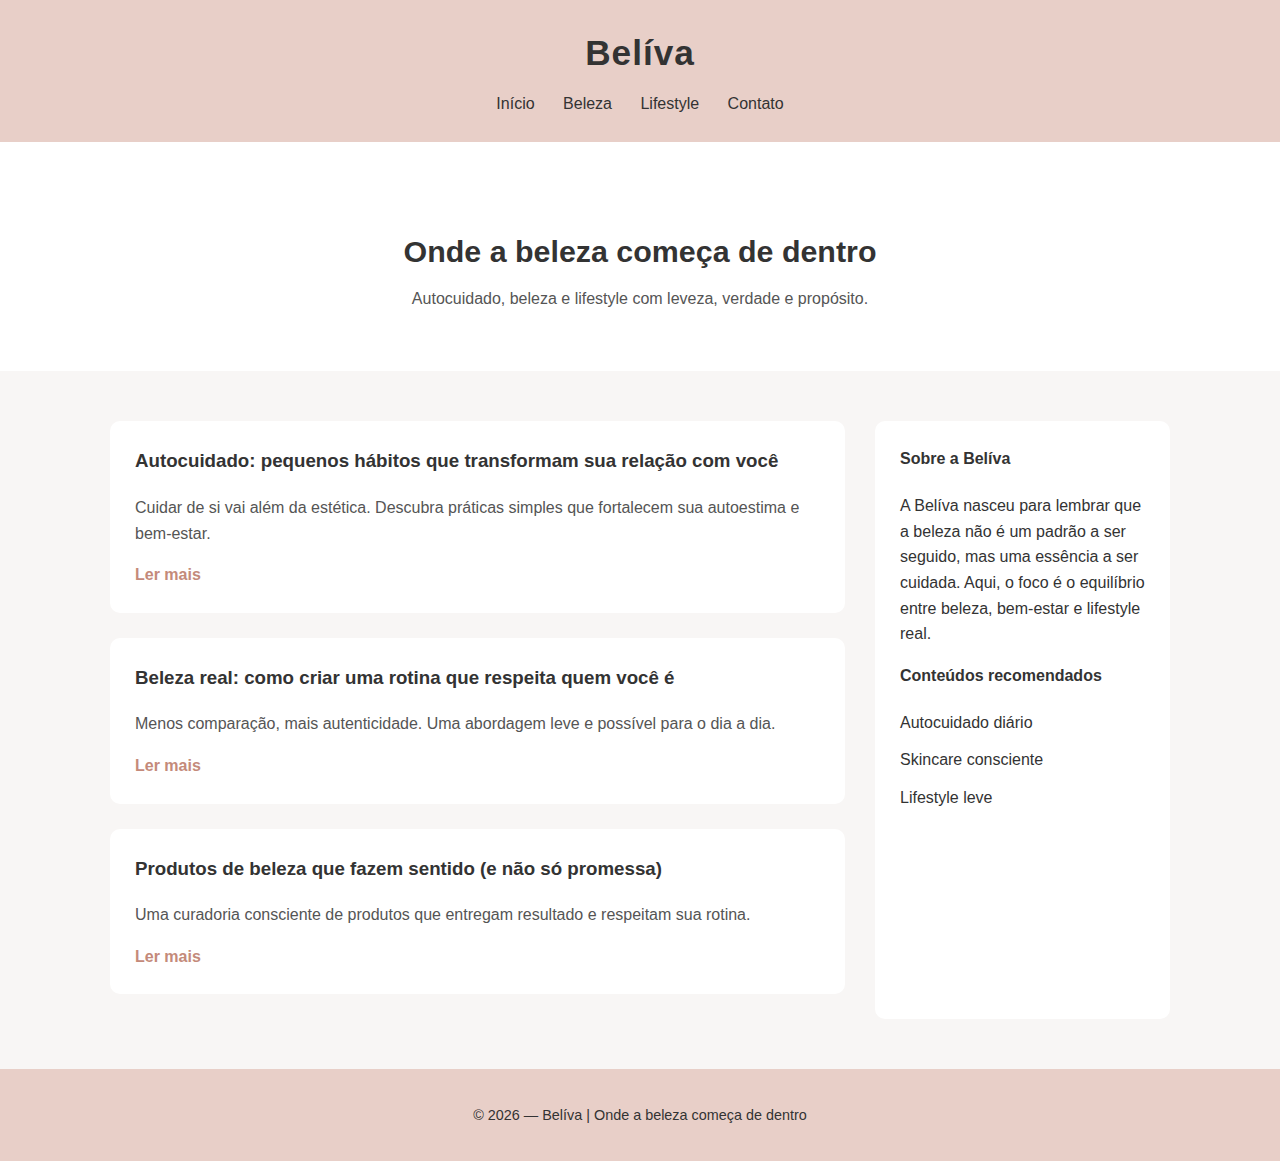
<file: index.html>
<!DOCTYPE html>
<html lang="pt-BR">
<head>
    <meta charset="UTF-8">
    <title>Belíva — onde a beleza começa de dentro</title>
    <meta name="description" content="Belíva é um blog de beleza e lifestyle focado em autocuidado, bem-estar e beleza de dentro para fora.">
    <link rel="stylesheet" href="style.css">
</head>
<body>

<header>
    <h1>Belíva</h1>
    <nav>
        <a href="#">Início</a>
        <a href="#">Beleza</a>
        <a href="#">Lifestyle</a>
        <a href="#">Contato</a>
    </nav>
</header>

<section class="hero">
    <h2>Onde a beleza começa de dentro</h2>
    <p>Autocuidado, beleza e lifestyle com leveza, verdade e propósito.</p>
</section>

<main class="container">

    <section class="posts">
        <article>
            <h3>Autocuidado: pequenos hábitos que transformam sua relação com você</h3>
            <p>Cuidar de si vai além da estética. Descubra práticas simples que fortalecem sua autoestima e bem-estar.</p>
            <a href="#">Ler mais</a>
        </article>

        <article>
            <h3>Beleza real: como criar uma rotina que respeita quem você é</h3>
            <p>Menos comparação, mais autenticidade. Uma abordagem leve e possível para o dia a dia.</p>
            <a href="#">Ler mais</a>
        </article>

        <article>
            <h3>Produtos de beleza que fazem sentido (e não só promessa)</h3>
            <p>Uma curadoria consciente de produtos que entregam resultado e respeitam sua rotina.</p>
            <a href="#">Ler mais</a>
        </article>
    </section>

    <aside class="sidebar">
        <h4>Sobre a Belíva</h4>
        <p>
            A Belíva nasceu para lembrar que a beleza não é um padrão a ser seguido,
            mas uma essência a ser cuidada. Aqui, o foco é o equilíbrio entre beleza,
            bem-estar e lifestyle real.
        </p>

        <h4>Conteúdos recomendados</h4>
        <ul>
            <li><a href="#">Autocuidado diário</a></li>
            <li><a href="#">Skincare consciente</a></li>
            <li><a href="#">Lifestyle leve</a></li>
        </ul>
    </aside>

</main>

<footer>
    <p>© 2026 — Belíva | Onde a beleza começa de dentro</p>
</footer>

</body>
</html>
</file>
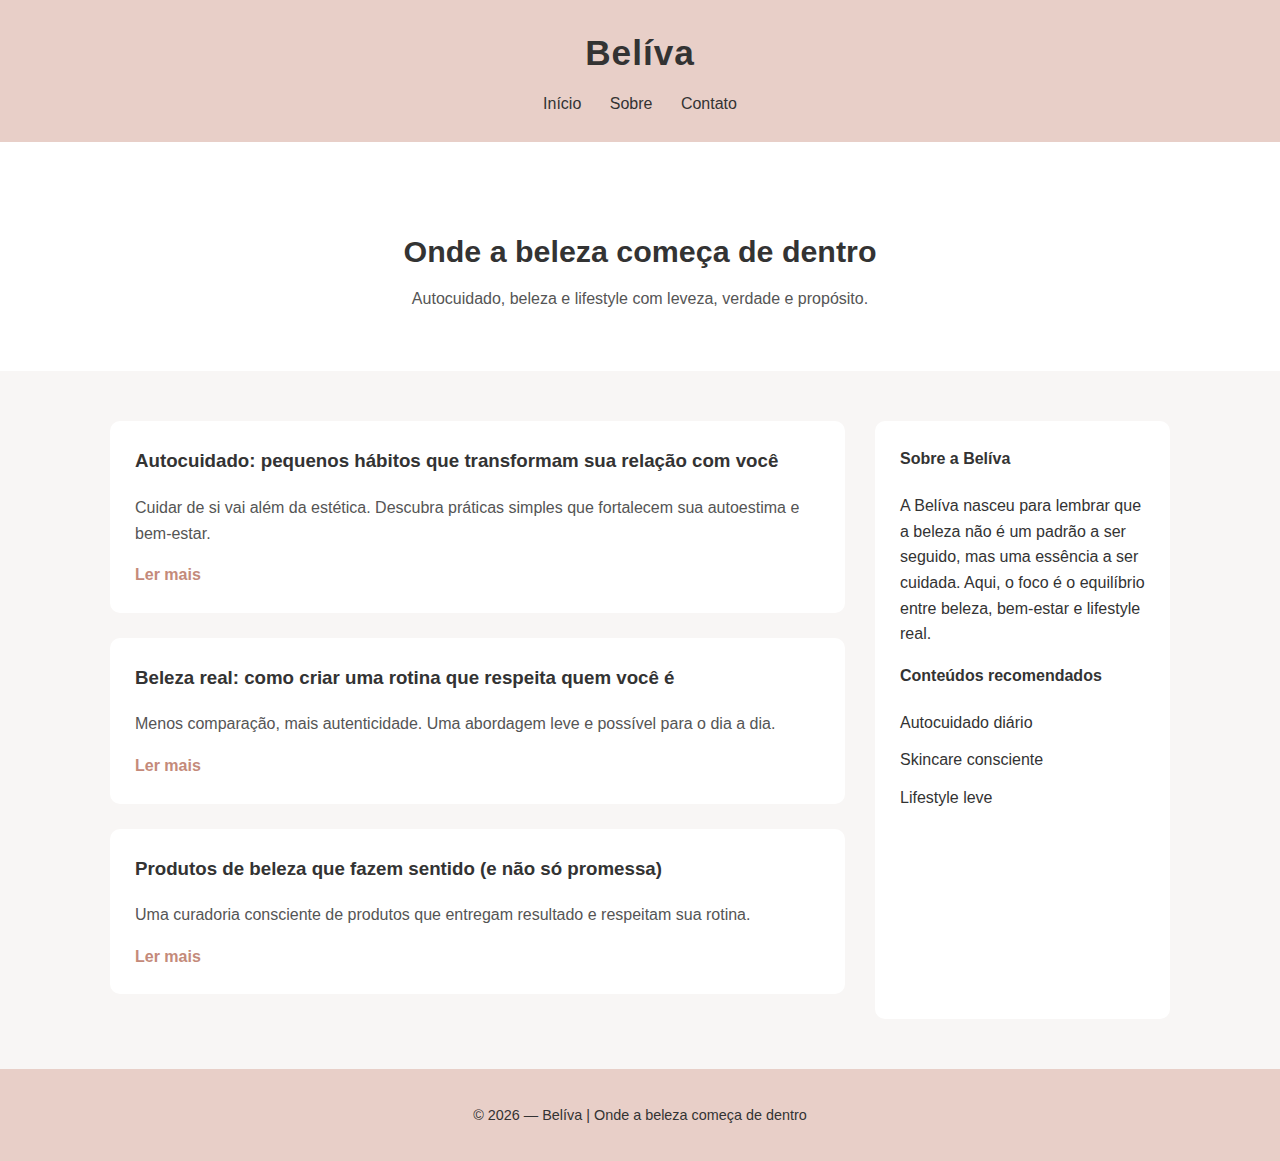
<file: docs/index.html>
<!DOCTYPE html>
<html lang="pt-BR">
<head>
  <meta charset="UTF-8">
  <title>Belíva — onde a beleza começa de dentro</title>
  <meta name="description" content="Belíva é um blog de beleza e lifestyle focado em autocuidado, bem-estar e beleza de dentro para fora.">
  <link rel="stylesheet" href="style.css">
</head>
<body>

<header>
  <h1>Belíva</h1>

  <nav>
    <a href="index.html">Início</a>
    <a href="pages/sobre.html">Sobre</a>
    <a href="pages/contato.html">Contato</a>
  </nav>
  
</header>

<section class="hero">
  <h2>Onde a beleza começa de dentro</h2>
  <p>Autocuidado, beleza e lifestyle com leveza, verdade e propósito.</p>
</section>

<main class="container">

  <section class="posts">
    <article>
      <h3>Autocuidado: pequenos hábitos que transformam sua relação com você</h3>
      <p>Cuidar de si vai além da estética. Descubra práticas simples que fortalecem sua autoestima e bem-estar.</p>
      <a href="#">Ler mais</a>
    </article>

    <article>
      <h3>Beleza real: como criar uma rotina que respeita quem você é</h3>
      <p>Menos comparação, mais autenticidade. Uma abordagem leve e possível para o dia a dia.</p>
      <a href="#">Ler mais</a>
    </article>

    <article>
      <h3>Produtos de beleza que fazem sentido (e não só promessa)</h3>
      <p>Uma curadoria consciente de produtos que entregam resultado e respeitam sua rotina.</p>
      <a href="#">Ler mais</a>
    </article>
  </section>

  <aside class="sidebar">
    <h4>Sobre a Belíva</h4>
    <p>
      A Belíva nasceu para lembrar que a beleza não é um padrão a ser seguido,
      mas uma essência a ser cuidada. Aqui, o foco é o equilíbrio entre beleza,
      bem-estar e lifestyle real.
    </p>

    <h4>Conteúdos recomendados</h4>
    <ul>
      <li><a href="#">Autocuidado diário</a></li>
      <li><a href="#">Skincare consciente</a></li>
      <li><a href="#">Lifestyle leve</a></li>
    </ul>
  </aside>

</main>

<footer>
  <p>© 2026 — Belíva | Onde a beleza começa de dentro</p>
</footer>

</body>
</html>
</file>
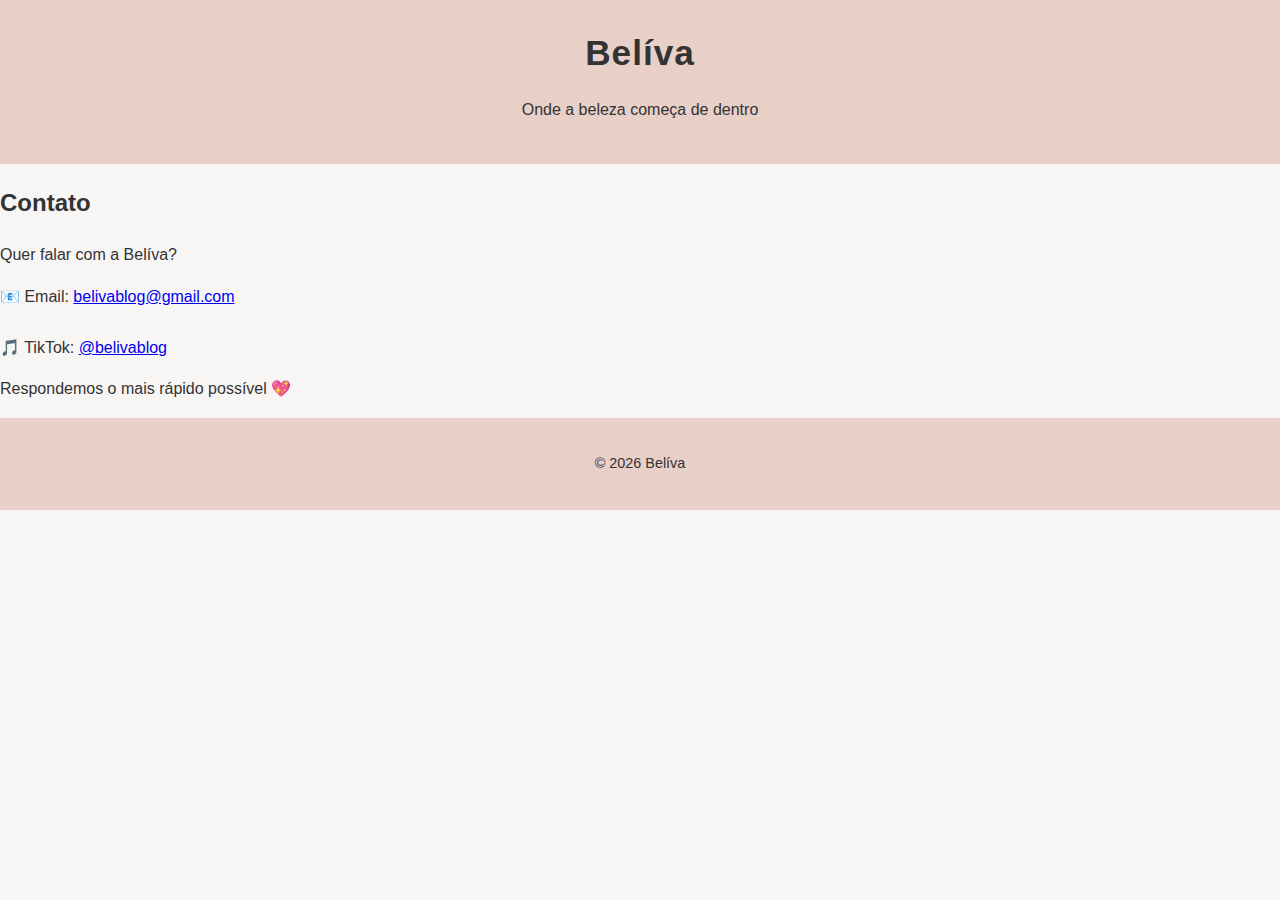
<file: pages/Contato.html>
<!DOCTYPE html>
<html lang="pt-BR">
<head>
  <meta charset="UTF-8">
  <title>Contato | Belíva</title>
  <meta name="description" content="Entre em contato com a equipe Belíva.">
  <link rel="stylesheet" href="../style.css">
</head>
<body>

<header>
  <h1>Belíva</h1>
  <p>Onde a beleza começa de dentro</p>
</header>

<main class="page">
  <h2>Contato</h2>

  <p>Quer falar com a Belíva?</p>

 <p>
  📧 Email:
  <a href="mailto:belivablog@gmail.com">
    belivablog@gmail.com
  </a>
  <br><br>

  🎵 TikTok:
  <a href="https://www.tiktok.com/@belivablog?_r=1&_t=ZS-92nUH00Z8eT" target="_blank">
    @belivablog
  </a>
</p>


  <p>Respondemos o mais rápido possível 💖</p>
</main>

<footer>
  <p>© 2026 Belíva</p>
</footer>

</body>
</html>
</file>
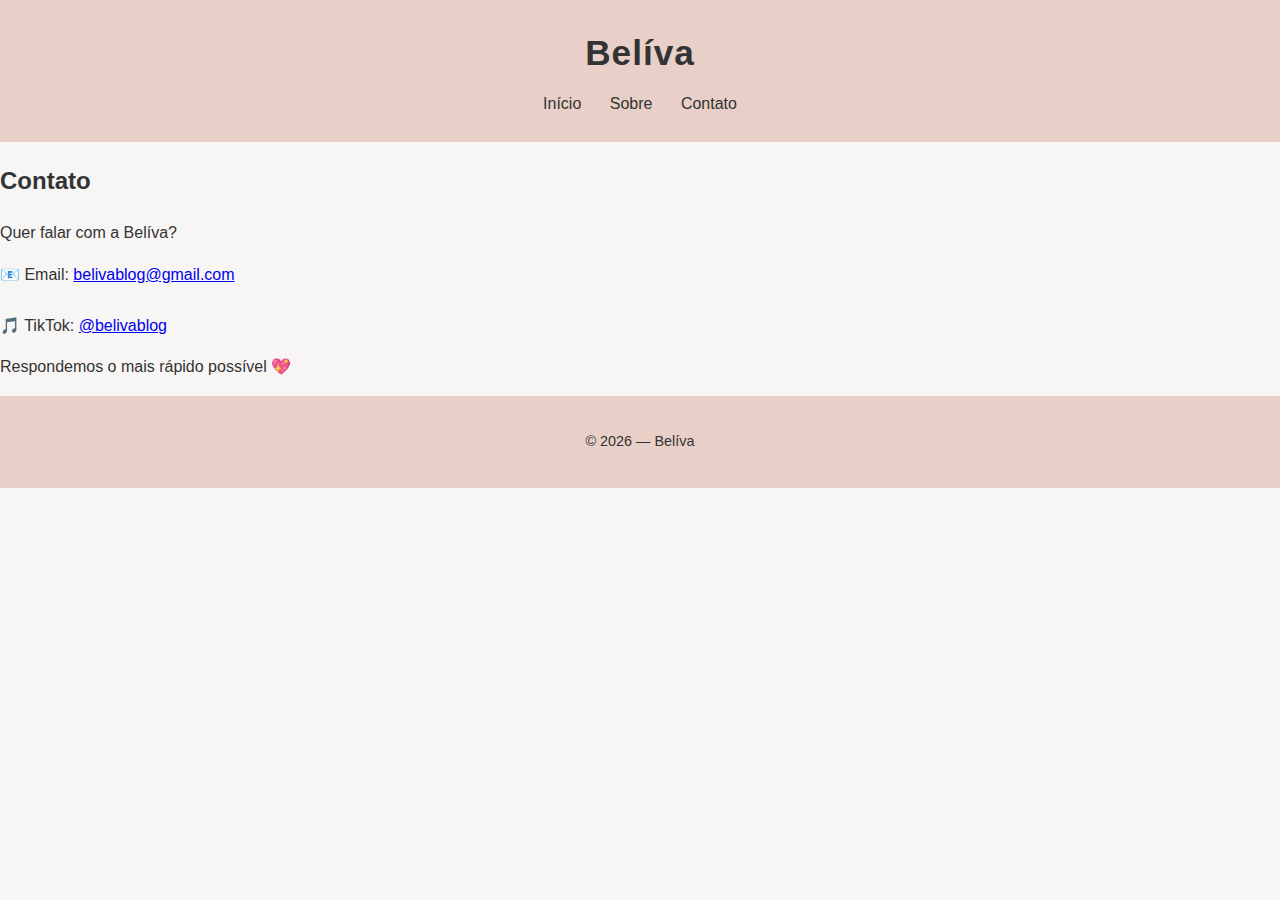
<file: pages/contato.html>
<!DOCTYPE html>
<html lang="pt-BR">
<head>
  <meta charset="UTF-8">
  <title>Contato | Belíva</title>
  <meta name="description" content="Entre em contato com a equipe Belíva.">
  <link rel="stylesheet" href="../style.css">
</head>
<body>

<header>
  <h1>Belíva</h1>

  <nav>
    <a href="../index.html">Início</a>
    <a href="sobre.html">Sobre</a>
    <a href="contato.html">Contato</a>
  </nav>
</header>

<main class="page">
  <h2>Contato</h2>

  <p>Quer falar com a Belíva?</p>

  <p>
    📧 Email:
    <a href="mailto:belivablog@gmail.com">
      belivablog@gmail.com
    </a>
    <br><br>

    🎵 TikTok:
    <a href="https://www.tiktok.com/@belivablog?_r=1&_t=ZS-92nUH00Z8eT" target="_blank">
      @belivablog
    </a>
  </p>

  <p>Respondemos o mais rápido possível 💖</p>
</main>

<footer>
  <p>© 2026 — Belíva</p>
</footer>

</body>
</html>
</file>
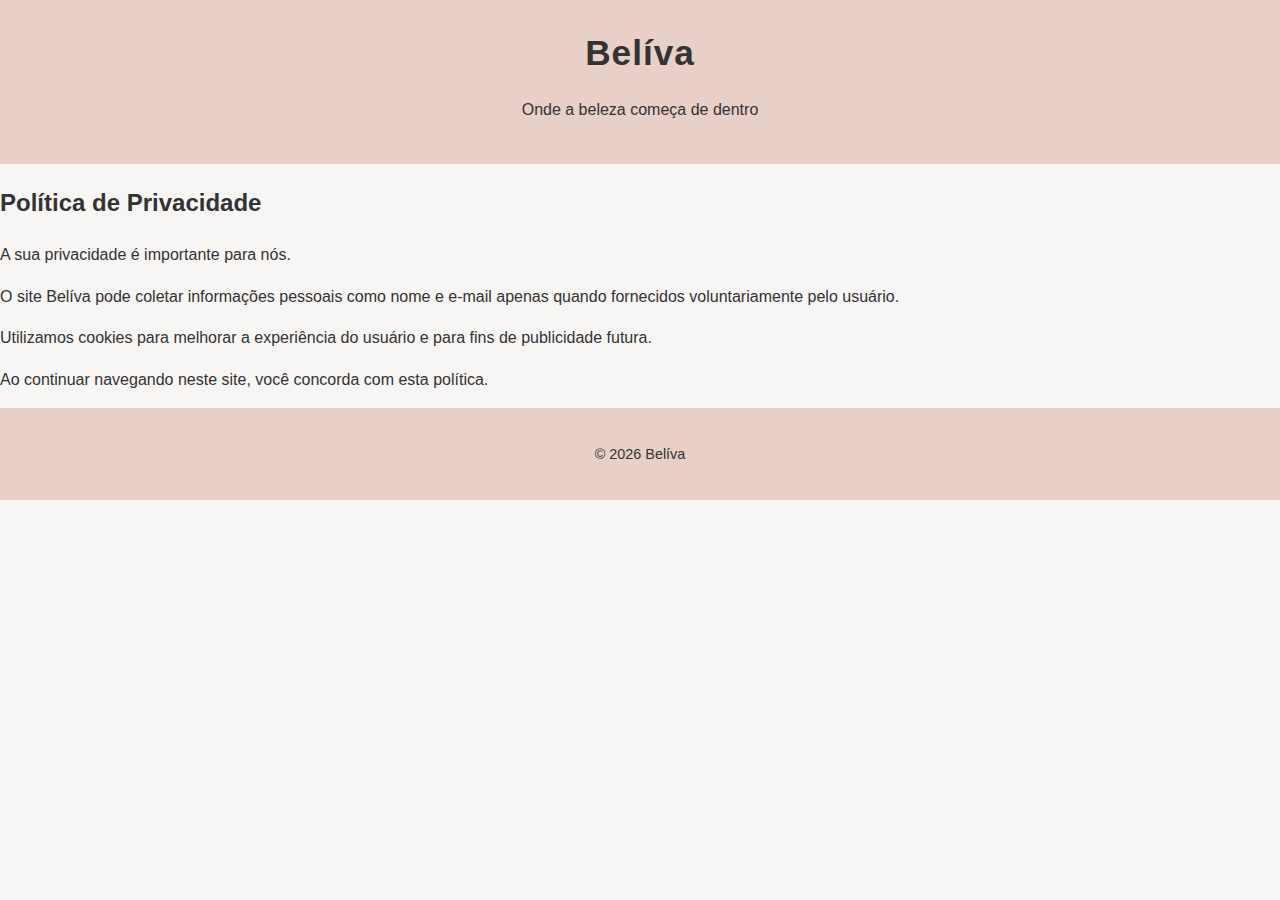
<file: pages/politica.html>
<!DOCTYPE html>
<html lang="pt-BR">
<head>
  <meta charset="UTF-8">
  <title>Política de Privacidade | Belíva</title>
  <meta name="description" content="Política de privacidade do site Belíva.">
  <link rel="stylesheet" href="../style.css">
</head>
<body>

<header>
  <h1>Belíva</h1>
  <p>Onde a beleza começa de dentro</p>
</header>

<main class="page">
  <h2>Política de Privacidade</h2>

  <p>A sua privacidade é importante para nós.</p>

  <p>O site Belíva pode coletar informações pessoais como nome e e-mail apenas quando fornecidos voluntariamente pelo usuário.</p>

  <p>Utilizamos cookies para melhorar a experiência do usuário e para fins de publicidade futura.</p>

  <p>Ao continuar navegando neste site, você concorda com esta política.</p>
</main>

<footer>
  <p>© 2026 Belíva</p>
</footer>

</body>
</html>
</file>
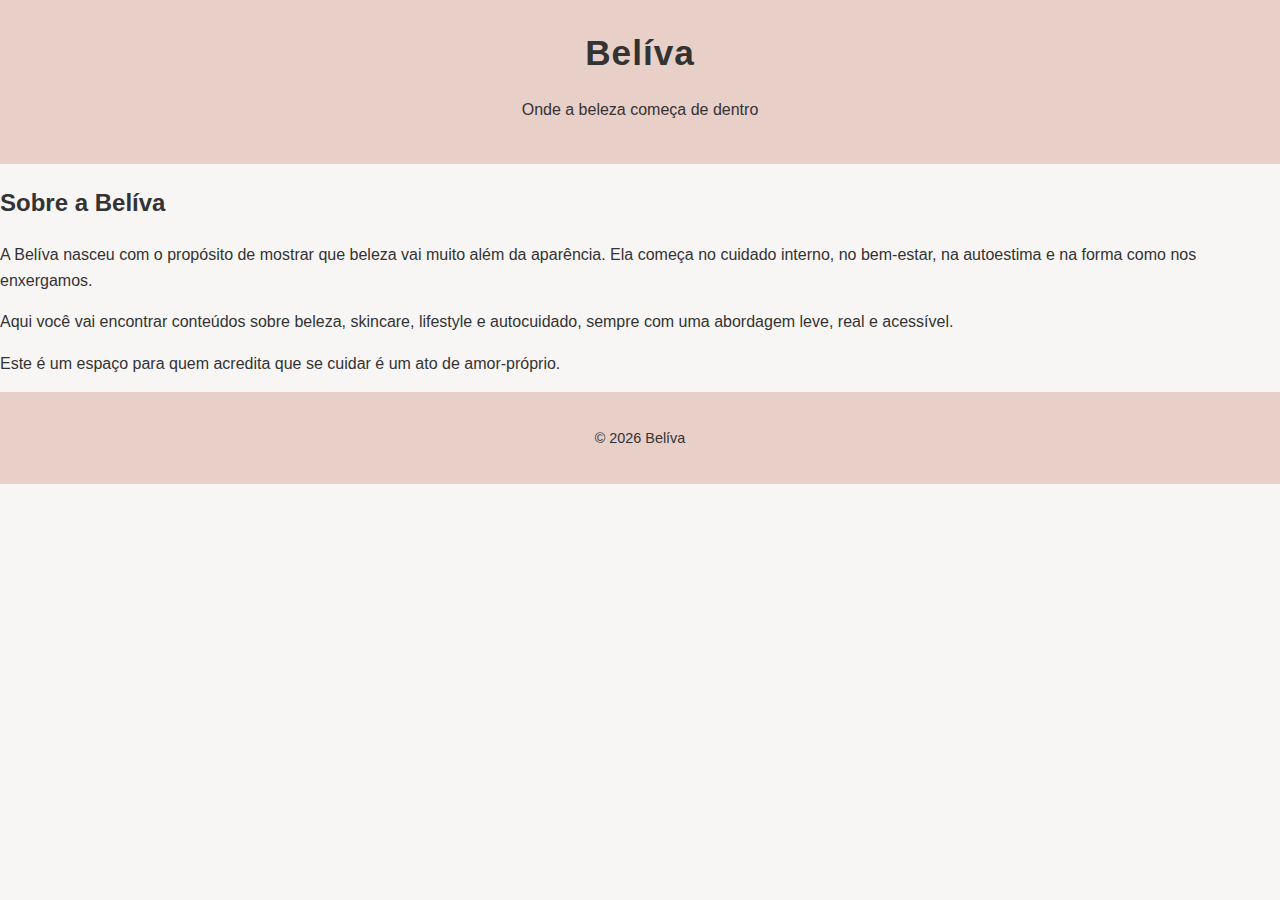
<file: pages/sobre.html>
<!DOCTYPE html>
<html lang="pt-BR">
<head>
  <meta charset="UTF-8">
  <title>Sobre | Belíva</title>
  <meta name="description" content="Conheça o propósito da Belíva — onde a beleza começa de dentro.">
  <link rel="stylesheet" href="../style.css">
</head>
<body>

<header>
  <h1>Belíva</h1>
  <p>Onde a beleza começa de dentro</p>
</header>

<main class="page">
  <h2>Sobre a Belíva</h2>

  <p>A Belíva nasceu com o propósito de mostrar que beleza vai muito além da aparência. Ela começa no cuidado interno, no bem-estar, na autoestima e na forma como nos enxergamos.</p>

  <p>Aqui você vai encontrar conteúdos sobre beleza, skincare, lifestyle e autocuidado, sempre com uma abordagem leve, real e acessível.</p>

  <p>Este é um espaço para quem acredita que se cuidar é um ato de amor-próprio.</p>
</main>

<footer>
  <p>© 2026 Belíva</p>
</footer>

</body>
</html>
</file>
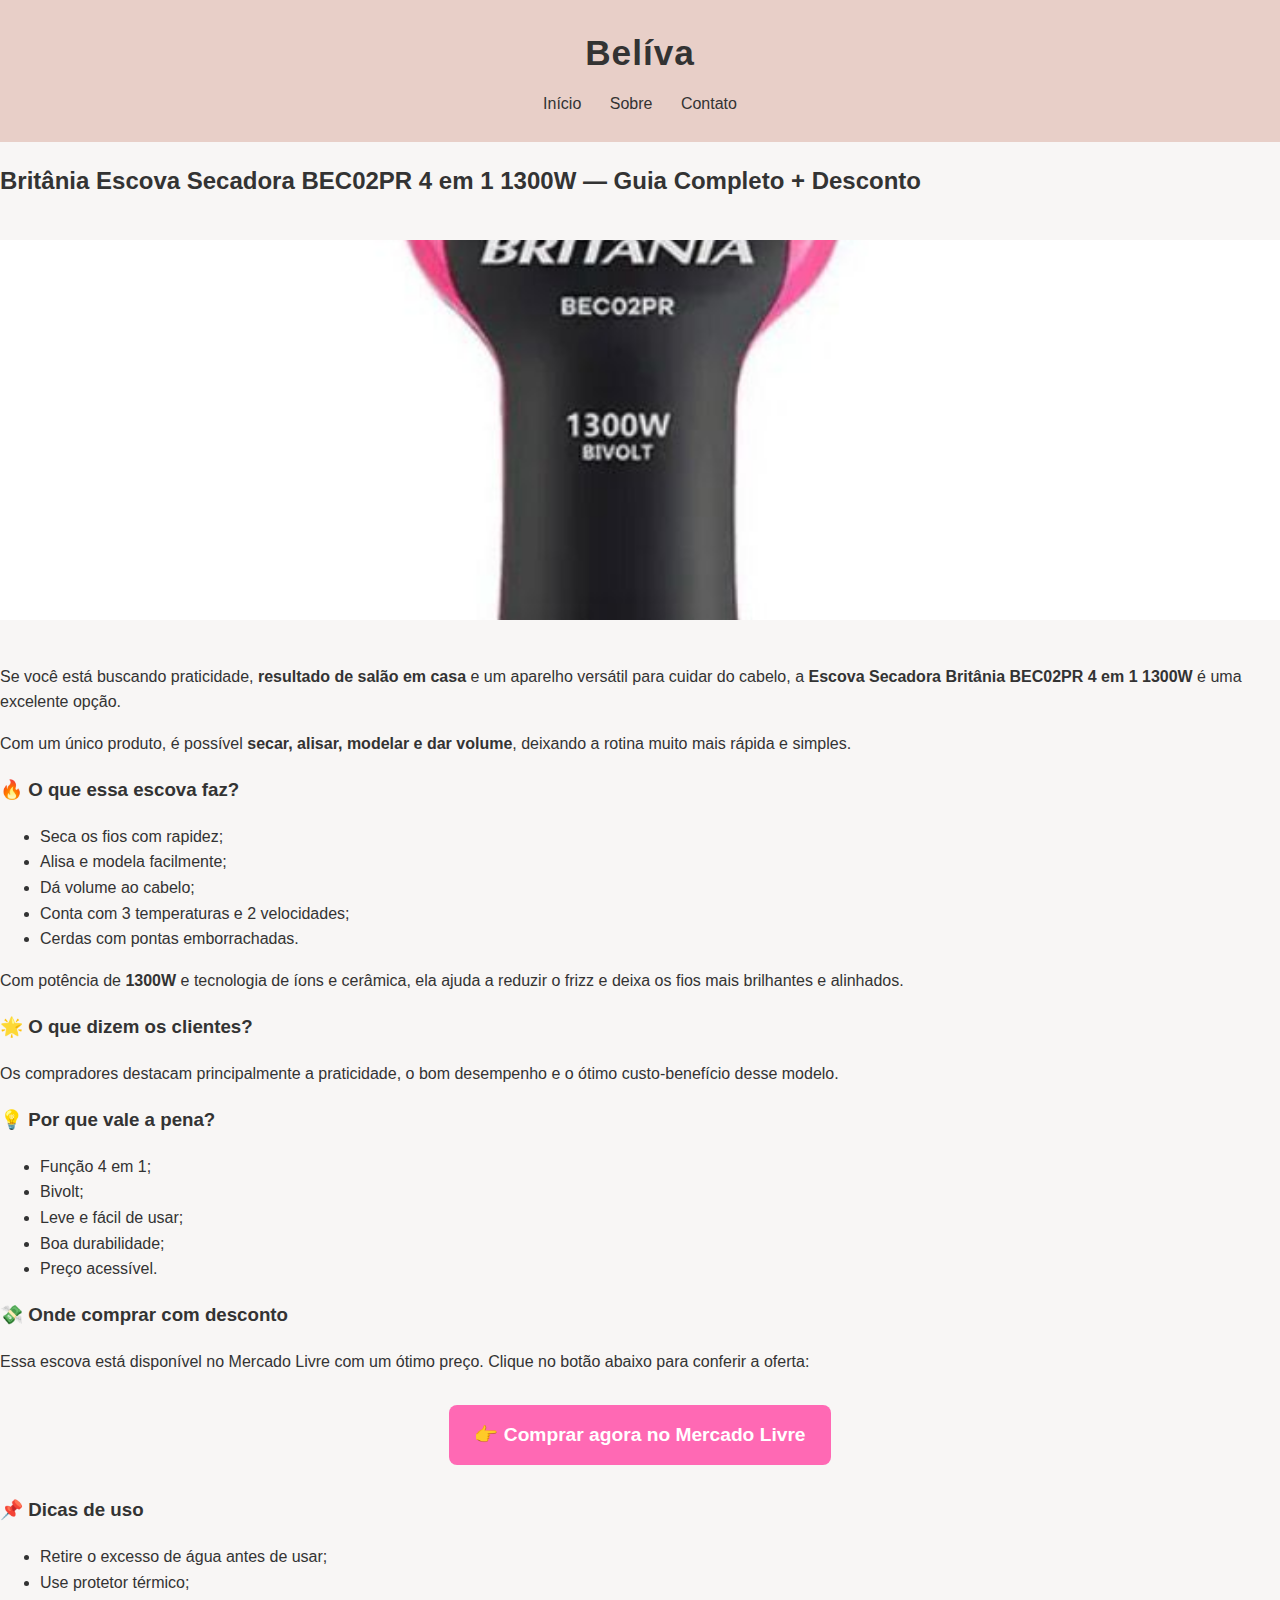
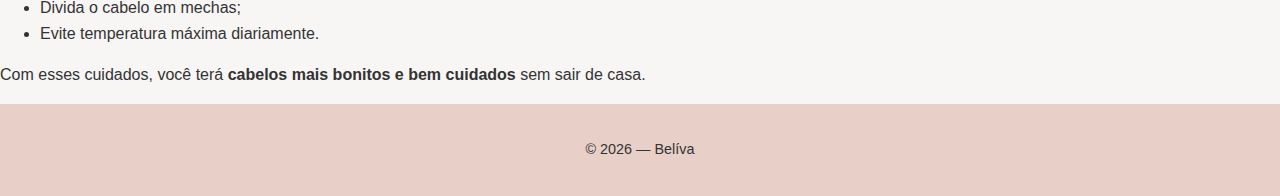
<file: docs/posts/britania-escova-secadora-bec02pr.html>
<!DOCTYPE html>
<html lang="pt-BR">
<head>
  <meta charset="UTF-8">

  <title>Britânia Escova Secadora BEC02PR 4 em 1 1300W – Vale a pena?</title>

  <meta name="description" content="Veja se a Escova Secadora Britânia BEC02PR 4 em 1 1300W vale a pena. Confira vantagens, avaliações e onde comprar com desconto no Mercado Livre.">

  <meta name="viewport" content="width=device-width, initial-scale=1.0">

  <!-- CSS -->
  <link rel="stylesheet" href="../style.css">
</head>

<body>

<header>
  <h1>Belíva</h1>

  <nav>
    <a href="../index.html">Início</a>
    <a href="../pages/sobre.html">Sobre</a>
    <a href="../pages/contato.html">Contato</a>
  </nav>
</header>

<main class="post">

  <h2>Britânia Escova Secadora BEC02PR 4 em 1 1300W — Guia Completo + Desconto</h2>

  <!-- Imagem -->
  <img src="../image/britania-bec02pr-funcao.jpg" 
     alt="Escova Secadora Britânia BEC02PR 4 em 1 1300W"
     style="width:100%; max-height:380px; object-fit:cover; margin:20px 0;">


  <p>
    Se você está buscando praticidade,
    <strong>resultado de salão em casa</strong>
    e um aparelho versátil para cuidar do cabelo,
    a <strong>Escova Secadora Britânia BEC02PR 4 em 1 1300W</strong>
    é uma excelente opção.
  </p>

  <p>
    Com um único produto, é possível
    <strong>secar, alisar, modelar e dar volume</strong>,
    deixando a rotina muito mais rápida e simples.
  </p>

  <h3>🔥 O que essa escova faz?</h3>
  <ul>
    <li>Seca os fios com rapidez;</li>
    <li>Alisa e modela facilmente;</li>
    <li>Dá volume ao cabelo;</li>
    <li>Conta com 3 temperaturas e 2 velocidades;</li>
    <li>Cerdas com pontas emborrachadas.</li>
  </ul>

  <p>
    Com potência de <strong>1300W</strong> e tecnologia de íons e cerâmica,
    ela ajuda a reduzir o frizz e deixa os fios mais brilhantes e alinhados.
  </p>

  <h3>🌟 O que dizem os clientes?</h3>
  <p>
    Os compradores destacam principalmente a praticidade,
    o bom desempenho e o ótimo custo-benefício desse modelo.
  </p>

  <h3>💡 Por que vale a pena?</h3>
  <ul>
    <li>Função 4 em 1;</li>
    <li>Bivolt;</li>
    <li>Leve e fácil de usar;</li>
    <li>Boa durabilidade;</li>
    <li>Preço acessível.</li>
  </ul>

  <h3>💸 Onde comprar com desconto</h3>
  <p>
    Essa escova está disponível no Mercado Livre com um ótimo preço.
    Clique no botão abaixo para conferir a oferta:
  </p>

  <p style="text-align:center; margin:30px 0;">
    <a
      href="https://mercadolivre.com/sec/1W4N2PF"
      target="_blank"
      rel="nofollow sponsored"
      style="
        background:#ff69b4;
        color:white;
        padding:15px 25px;
        font-size:1.2rem;
        font-weight:bold;
        text-decoration:none;
        border-radius:8px;
        display:inline-block;
      "
    >
      👉 Comprar agora no Mercado Livre
    </a>
  </p>

  <h3>📌 Dicas de uso</h3>
  <ul>
    <li>Retire o excesso de água antes de usar;</li>
    <li>Use protetor térmico;</li>
    <li>Divida o cabelo em mechas;</li>
    <li>Evite temperatura máxima diariamente.</li>
  </ul>

  <p>
    Com esses cuidados, você terá
    <strong>cabelos mais bonitos e bem cuidados</strong>
    sem sair de casa.
  </p>

</main>

<footer>
  <p>© 2026 — Belíva</p>
</footer>

</body>
</html>
</file>
<file: style.css>
* {
    box-sizing: border-box;
}

body {
    margin: 0;
    font-family: "Segoe UI", Arial, sans-serif;
    background-color: #f8f6f5;
    color: #333;
    line-height: 1.6;
}

/* Header */
header {
    background-color: #e8cfc8;
    padding: 25px 15px;
    text-align: center;
}

header h1 {
    margin: 0;
    font-size: 2.2rem;
    letter-spacing: 1px;
}

nav {
    margin-top: 10px;
}

nav a {
    margin: 0 12px;
    text-decoration: none;
    color: #333;
    font-weight: 500;
}

/* Hero */
.hero {
    background-color: #fff;
    padding: 60px 20px;
    text-align: center;
}

.hero h2 {
    font-size: 1.9rem;
    margin-bottom: 10px;
}

.hero p {
    max-width: 600px;
    margin: auto;
    color: #555;
}

/* Layout */
.container {
    display: flex;
    max-width: 1100px;
    margin: 50px auto;
    gap: 30px;
    padding: 0 20px;
}

/* Posts */
.posts {
    flex: 3;
}

.posts article {
    background: #ffffff;
    padding: 25px;
    margin-bottom: 25px;
    border-radius: 10px;
}

.posts h3 {
    margin-top: 0;
}

.posts p {
    color: #555;
}

.posts a {
    text-decoration: none;
    color: #c48a7a;
    font-weight: 600;
}

/* Sidebar */
.sidebar {
    flex: 1;
    background: #ffffff;
    padding: 25px;
    border-radius: 10px;
}

.sidebar h4 {
    margin-top: 0;
}

.sidebar ul {
    list-style: none;
    padding: 0;
}

.sidebar li {
    margin-bottom: 12px;
}

.sidebar a {
    text-decoration: none;
    color: #333;
}

/* Footer */
footer {
    background-color: #e8cfc8;
    text-align: center;
    padding: 20px;
    font-size: 0.9rem;
}
</file>
<file: docs/style.css>
* {
    box-sizing: border-box;
}

body {
    margin: 0;
    font-family: "Segoe UI", Arial, sans-serif;
    background-color: #f8f6f5;
    color: #333;
    line-height: 1.6;
}

/* Header */
header {
    background-color: #e8cfc8;
    padding: 25px 15px;
    text-align: center;
}

header h1 {
    margin: 0;
    font-size: 2.2rem;
    letter-spacing: 1px;
}

nav {
    margin-top: 10px;
}

nav a {
    margin: 0 12px;
    text-decoration: none;
    color: #333;
    font-weight: 500;
}

/* Hero */
.hero {
    background-color: #fff;
    padding: 60px 20px;
    text-align: center;
}

.hero h2 {
    font-size: 1.9rem;
    margin-bottom: 10px;
}

.hero p {
    max-width: 600px;
    margin: auto;
    color: #555;
}

/* Layout */
.container {
    display: flex;
    max-width: 1100px;
    margin: 50px auto;
    gap: 30px;
    padding: 0 20px;
}

/* Posts */
.posts {
    flex: 3;
}

.posts article {
    background: #ffffff;
    padding: 25px;
    margin-bottom: 25px;
    border-radius: 10px;
}

.posts h3 {
    margin-top: 0;
}

.posts p {
    color: #555;
}

.posts a {
    text-decoration: none;
    color: #c48a7a;
    font-weight: 600;
}

/* Sidebar */
.sidebar {
    flex: 1;
    background: #ffffff;
    padding: 25px;
    border-radius: 10px;
}

.sidebar h4 {
    margin-top: 0;
}

.sidebar ul {
    list-style: none;
    padding: 0;
}

.sidebar li {
    margin-bottom: 12px;
}

.sidebar a {
    text-decoration: none;
    color: #333;
}

/* Footer */
footer {
    background-color: #e8cfc8;
    text-align: center;
    padding: 20px;
    font-size: 0.9rem;
}
</file>
